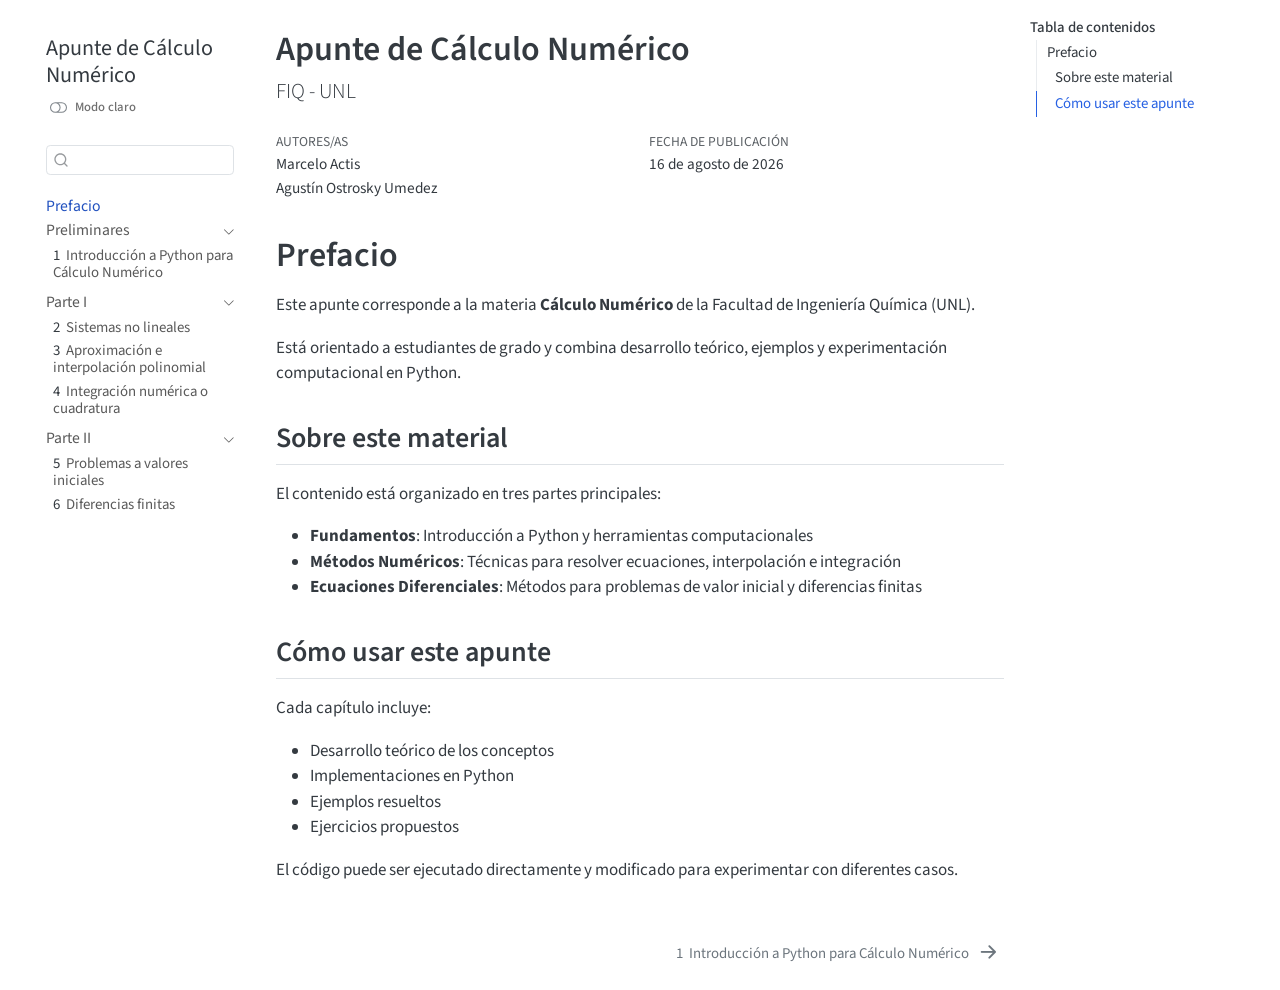
<file: index.html>
<!DOCTYPE html>
<html xmlns="http://www.w3.org/1999/xhtml" lang="es" xml:lang="es"><head>

<meta charset="utf-8">
<meta name="generator" content="quarto-1.8.27">

<meta name="viewport" content="width=device-width, initial-scale=1.0, user-scalable=yes">

<meta name="author" content="Marcelo Actis">
<meta name="author" content="Agustín Ostrosky Umedez">

<title>Apunte de Cálculo Numérico</title>
<style>
code{white-space: pre-wrap;}
span.smallcaps{font-variant: small-caps;}
div.columns{display: flex; gap: min(4vw, 1.5em);}
div.column{flex: auto; overflow-x: auto;}
div.hanging-indent{margin-left: 1.5em; text-indent: -1.5em;}
ul.task-list{list-style: none;}
ul.task-list li input[type="checkbox"] {
  width: 0.8em;
  margin: 0 0.8em 0.2em -1em; /* quarto-specific, see https://github.com/quarto-dev/quarto-cli/issues/4556 */ 
  vertical-align: middle;
}
</style>


<script src="site_libs/quarto-nav/quarto-nav.js"></script>
<script src="site_libs/quarto-nav/headroom.min.js"></script>
<script src="site_libs/clipboard/clipboard.min.js"></script>
<script src="site_libs/quarto-search/autocomplete.umd.js"></script>
<script src="site_libs/quarto-search/fuse.min.js"></script>
<script src="site_libs/quarto-search/quarto-search.js"></script>
<meta name="quarto:offset" content="./">
<link href="./chapters/01-intro.html" rel="next">
<script src="site_libs/quarto-html/quarto.js" type="module"></script>
<script src="site_libs/quarto-html/tabsets/tabsets.js" type="module"></script>
<script src="site_libs/quarto-html/axe/axe-check.js" type="module"></script>
<script src="site_libs/quarto-html/popper.min.js"></script>
<script src="site_libs/quarto-html/tippy.umd.min.js"></script>
<script src="site_libs/quarto-html/anchor.min.js"></script>
<link href="site_libs/quarto-html/tippy.css" rel="stylesheet">
<link href="site_libs/quarto-html/quarto-syntax-highlighting-ed96de9b727972fe78a7b5d16c58bf87.css" rel="stylesheet" class="quarto-color-scheme" id="quarto-text-highlighting-styles">
<link href="site_libs/quarto-html/quarto-syntax-highlighting-dark-4d9afe2b8d18ee9fa5d0d57b5ed4214d.css" rel="stylesheet" class="quarto-color-scheme quarto-color-alternate" id="quarto-text-highlighting-styles">
<link href="site_libs/quarto-html/quarto-syntax-highlighting-ed96de9b727972fe78a7b5d16c58bf87.css" rel="stylesheet" class="quarto-color-scheme-extra" id="quarto-text-highlighting-styles">
<script src="site_libs/bootstrap/bootstrap.min.js"></script>
<link href="site_libs/bootstrap/bootstrap-icons.css" rel="stylesheet">
<link href="site_libs/bootstrap/bootstrap-dbe75824002ebcf72f38002946ab73bb.min.css" rel="stylesheet" append-hash="true" class="quarto-color-scheme" id="quarto-bootstrap" data-mode="light">
<link href="site_libs/bootstrap/bootstrap-dark-5062c8d47bb9b9969b5616627d58f860.min.css" rel="stylesheet" append-hash="true" class="quarto-color-scheme quarto-color-alternate" id="quarto-bootstrap" data-mode="dark">
<link href="site_libs/bootstrap/bootstrap-dbe75824002ebcf72f38002946ab73bb.min.css" rel="stylesheet" append-hash="true" class="quarto-color-scheme-extra" id="quarto-bootstrap" data-mode="light">
<script src="site_libs/quarto-contrib/live-runtime/live-runtime.js" type="module"></script>
<link href="site_libs/quarto-contrib/live-runtime/live-runtime.css" rel="stylesheet">
<script id="quarto-search-options" type="application/json">{
  "location": "sidebar",
  "copy-button": false,
  "collapse-after": 3,
  "panel-placement": "start",
  "type": "textbox",
  "limit": 50,
  "keyboard-shortcut": [
    "f",
    "/",
    "s"
  ],
  "show-item-context": false,
  "language": {
    "search-no-results-text": "No se han encontrado resultados",
    "search-matching-documents-text": "documentos encontrados",
    "search-copy-link-title": "Copiar el enlace en la búsqueda",
    "search-hide-matches-text": "Ocultar resultados adicionales",
    "search-more-match-text": "resultado adicional en este documento",
    "search-more-matches-text": "resultados adicionales en este documento",
    "search-clear-button-title": "Borrar",
    "search-text-placeholder": "",
    "search-detached-cancel-button-title": "Cancelar",
    "search-submit-button-title": "Enviar",
    "search-label": "Buscar"
  }
}</script>
<style>html{ scroll-behavior: smooth; }</style>
<script type="module" src="site_libs/quarto-ojs/quarto-ojs-runtime.js"></script>
<link href="site_libs/quarto-ojs/quarto-ojs.css" rel="stylesheet">


</head>

<body class="nav-sidebar floating quarto-light"><script id="quarto-html-before-body" type="application/javascript">
    const toggleBodyColorMode = (bsSheetEl) => {
      const mode = bsSheetEl.getAttribute("data-mode");
      const bodyEl = window.document.querySelector("body");
      if (mode === "dark") {
        bodyEl.classList.add("quarto-dark");
        bodyEl.classList.remove("quarto-light");
      } else {
        bodyEl.classList.add("quarto-light");
        bodyEl.classList.remove("quarto-dark");
      }
    }
    const toggleBodyColorPrimary = () => {
      const bsSheetEl = window.document.querySelector("link#quarto-bootstrap:not([rel=disabled-stylesheet])");
      if (bsSheetEl) {
        toggleBodyColorMode(bsSheetEl);
      }
    }
    const setColorSchemeToggle = (alternate) => {
      const toggles = window.document.querySelectorAll('.quarto-color-scheme-toggle');
      for (let i=0; i < toggles.length; i++) {
        const toggle = toggles[i];
        if (toggle) {
          if (alternate) {
            toggle.classList.add("alternate");
          } else {
            toggle.classList.remove("alternate");
          }
        }
      }
    };
    const toggleColorMode = (alternate) => {
      // Switch the stylesheets
      const primaryStylesheets = window.document.querySelectorAll('link.quarto-color-scheme:not(.quarto-color-alternate)');
      const alternateStylesheets = window.document.querySelectorAll('link.quarto-color-scheme.quarto-color-alternate');
      manageTransitions('#quarto-margin-sidebar .nav-link', false);
      if (alternate) {
        // note: dark is layered on light, we don't disable primary!
        enableStylesheet(alternateStylesheets);
        for (const sheetNode of alternateStylesheets) {
          if (sheetNode.id === "quarto-bootstrap") {
            toggleBodyColorMode(sheetNode);
          }
        }
      } else {
        disableStylesheet(alternateStylesheets);
        enableStylesheet(primaryStylesheets)
        toggleBodyColorPrimary();
      }
      manageTransitions('#quarto-margin-sidebar .nav-link', true);
      // Switch the toggles
      setColorSchemeToggle(alternate)
      // Hack to workaround the fact that safari doesn't
      // properly recolor the scrollbar when toggling (#1455)
      if (navigator.userAgent.indexOf('Safari') > 0 && navigator.userAgent.indexOf('Chrome') == -1) {
        manageTransitions("body", false);
        window.scrollTo(0, 1);
        setTimeout(() => {
          window.scrollTo(0, 0);
          manageTransitions("body", true);
        }, 40);
      }
    }
    const disableStylesheet = (stylesheets) => {
      for (let i=0; i < stylesheets.length; i++) {
        const stylesheet = stylesheets[i];
        stylesheet.rel = 'disabled-stylesheet';
      }
    }
    const enableStylesheet = (stylesheets) => {
      for (let i=0; i < stylesheets.length; i++) {
        const stylesheet = stylesheets[i];
        if(stylesheet.rel !== 'stylesheet') { // for Chrome, which will still FOUC without this check
          stylesheet.rel = 'stylesheet';
        }
      }
    }
    const manageTransitions = (selector, allowTransitions) => {
      const els = window.document.querySelectorAll(selector);
      for (let i=0; i < els.length; i++) {
        const el = els[i];
        if (allowTransitions) {
          el.classList.remove('notransition');
        } else {
          el.classList.add('notransition');
        }
      }
    }
    const isFileUrl = () => {
      return window.location.protocol === 'file:';
    }
    const hasAlternateSentinel = () => {
      let styleSentinel = getColorSchemeSentinel();
      if (styleSentinel !== null) {
        return styleSentinel === "alternate";
      } else {
        return false;
      }
    }
    const setStyleSentinel = (alternate) => {
      const value = alternate ? "alternate" : "default";
      if (!isFileUrl()) {
        window.localStorage.setItem("quarto-color-scheme", value);
      } else {
        localAlternateSentinel = value;
      }
    }
    const getColorSchemeSentinel = () => {
      if (!isFileUrl()) {
        const storageValue = window.localStorage.getItem("quarto-color-scheme");
        return storageValue != null ? storageValue : localAlternateSentinel;
      } else {
        return localAlternateSentinel;
      }
    }
    const toggleGiscusIfUsed = (isAlternate, darkModeDefault) => {
      const baseTheme = document.querySelector('#giscus-base-theme')?.value ?? 'light';
      const alternateTheme = document.querySelector('#giscus-alt-theme')?.value ?? 'dark';
      let newTheme = '';
      if(authorPrefersDark) {
        newTheme = isAlternate ? baseTheme : alternateTheme;
      } else {
        newTheme = isAlternate ? alternateTheme : baseTheme;
      }
      const changeGiscusTheme = () => {
        // From: https://github.com/giscus/giscus/issues/336
        const sendMessage = (message) => {
          const iframe = document.querySelector('iframe.giscus-frame');
          if (!iframe) return;
          iframe.contentWindow.postMessage({ giscus: message }, 'https://giscus.app');
        }
        sendMessage({
          setConfig: {
            theme: newTheme
          }
        });
      }
      const isGiscussLoaded = window.document.querySelector('iframe.giscus-frame') !== null;
      if (isGiscussLoaded) {
        changeGiscusTheme();
      }
    };
    const authorPrefersDark = false;
    const queryPrefersDark = window.matchMedia('(prefers-color-scheme: dark)');
    const darkModeDefault = queryPrefersDark.matches;
      document.querySelector('link#quarto-text-highlighting-styles.quarto-color-scheme-extra').rel = 'disabled-stylesheet';
      document.querySelector('link#quarto-bootstrap.quarto-color-scheme-extra').rel = 'disabled-stylesheet';
    let localAlternateSentinel = darkModeDefault ? 'alternate' : 'default';
    // Dark / light mode switch
    window.quartoToggleColorScheme = () => {
      // Read the current dark / light value
      let toAlternate = !hasAlternateSentinel();
      toggleColorMode(toAlternate);
      setStyleSentinel(toAlternate);
      toggleGiscusIfUsed(toAlternate, darkModeDefault);
      window.dispatchEvent(new Event('resize'));
    };
    queryPrefersDark.addEventListener("change", e => {
      if(window.localStorage.getItem("quarto-color-scheme") !== null)
        return;
      const alternate = e.matches
      toggleColorMode(alternate);
      localAlternateSentinel = e.matches ? 'alternate' : 'default'; // this is used alongside local storage!
      toggleGiscusIfUsed(alternate, darkModeDefault);
    });
    // Switch to dark mode if need be
    if (hasAlternateSentinel()) {
      toggleColorMode(true);
    } else {
      toggleColorMode(false);
    }
  </script>

<div id="quarto-search-results"></div>
  <header id="quarto-header" class="headroom fixed-top">
  <nav class="quarto-secondary-nav">
    <div class="container-fluid d-flex">
      <button type="button" class="quarto-btn-toggle btn" data-bs-toggle="collapse" role="button" data-bs-target=".quarto-sidebar-collapse-item" aria-controls="quarto-sidebar" aria-expanded="false" aria-label="Alternar barra lateral" onclick="if (window.quartoToggleHeadroom) { window.quartoToggleHeadroom(); }">
        <i class="bi bi-layout-text-sidebar-reverse"></i>
      </button>
        <nav class="quarto-page-breadcrumbs" aria-label="breadcrumb"><ol class="breadcrumb"><li class="breadcrumb-item"><a href="./index.html">Prefacio</a></li></ol></nav>
        <a class="flex-grow-1" role="navigation" data-bs-toggle="collapse" data-bs-target=".quarto-sidebar-collapse-item" aria-controls="quarto-sidebar" aria-expanded="false" aria-label="Alternar barra lateral" onclick="if (window.quartoToggleHeadroom) { window.quartoToggleHeadroom(); }">      
        </a>
      <button type="button" class="btn quarto-search-button" aria-label="Buscar" onclick="window.quartoOpenSearch();">
        <i class="bi bi-search"></i>
      </button>
    </div>
  </nav>
</header>
<!-- content -->
<div id="quarto-content" class="quarto-container page-columns page-rows-contents page-layout-article">
<!-- sidebar -->
  <nav id="quarto-sidebar" class="sidebar collapse collapse-horizontal quarto-sidebar-collapse-item sidebar-navigation floating overflow-auto">
    <div class="pt-lg-2 mt-2 text-left sidebar-header">
    <div class="sidebar-title mb-0 py-0">
      <a href="./">Apunte de Cálculo Numérico</a> 
        <div class="sidebar-tools-main">
  <a href="" class="quarto-color-scheme-toggle quarto-navigation-tool  px-1" onclick="window.quartoToggleColorScheme(); return false;" title="Alternar modo oscuro"><i class="bi"></i></a>
</div>
    </div>
      </div>
        <div class="mt-2 flex-shrink-0 align-items-center">
        <div class="sidebar-search">
        <div id="quarto-search" class="" title="Buscar"></div>
        </div>
        </div>
    <div class="sidebar-menu-container"> 
    <ul class="list-unstyled mt-1">
        <li class="sidebar-item">
  <div class="sidebar-item-container"> 
  <a href="./index.html" class="sidebar-item-text sidebar-link active">
 <span class="menu-text">Prefacio</span></a>
  </div>
</li>
        <li class="sidebar-item sidebar-item-section">
      <div class="sidebar-item-container"> 
            <a class="sidebar-item-text sidebar-link text-start" data-bs-toggle="collapse" data-bs-target="#quarto-sidebar-section-1" role="navigation" aria-expanded="true">
 <span class="menu-text">Preliminares</span></a>
          <a class="sidebar-item-toggle text-start" data-bs-toggle="collapse" data-bs-target="#quarto-sidebar-section-1" role="navigation" aria-expanded="true" aria-label="Alternar sección">
            <i class="bi bi-chevron-right ms-2"></i>
          </a> 
      </div>
      <ul id="quarto-sidebar-section-1" class="collapse list-unstyled sidebar-section depth1 show">  
          <li class="sidebar-item">
  <div class="sidebar-item-container"> 
  <a href="./chapters/01-intro.html" class="sidebar-item-text sidebar-link">
 <span class="menu-text"><span class="chapter-number">1</span>&nbsp; <span class="chapter-title">Introducción a Python para Cálculo Numérico</span></span></a>
  </div>
</li>
      </ul>
  </li>
        <li class="sidebar-item sidebar-item-section">
      <div class="sidebar-item-container"> 
            <a class="sidebar-item-text sidebar-link text-start" data-bs-toggle="collapse" data-bs-target="#quarto-sidebar-section-2" role="navigation" aria-expanded="true">
 <span class="menu-text">Parte I</span></a>
          <a class="sidebar-item-toggle text-start" data-bs-toggle="collapse" data-bs-target="#quarto-sidebar-section-2" role="navigation" aria-expanded="true" aria-label="Alternar sección">
            <i class="bi bi-chevron-right ms-2"></i>
          </a> 
      </div>
      <ul id="quarto-sidebar-section-2" class="collapse list-unstyled sidebar-section depth1 show">  
          <li class="sidebar-item">
  <div class="sidebar-item-container"> 
  <a href="./chapters/02-no-lineales.html" class="sidebar-item-text sidebar-link">
 <span class="menu-text"><span class="chapter-number">2</span>&nbsp; <span class="chapter-title">Sistemas no lineales</span></span></a>
  </div>
</li>
          <li class="sidebar-item">
  <div class="sidebar-item-container"> 
  <a href="./chapters/03-interpolacion.html" class="sidebar-item-text sidebar-link">
 <span class="menu-text"><span class="chapter-number">3</span>&nbsp; <span class="chapter-title">Aproximación e interpolación polinomial</span></span></a>
  </div>
</li>
          <li class="sidebar-item">
  <div class="sidebar-item-container"> 
  <a href="./chapters/04-integracion.html" class="sidebar-item-text sidebar-link">
 <span class="menu-text"><span class="chapter-number">4</span>&nbsp; <span class="chapter-title">Integración numérica o cuadratura</span></span></a>
  </div>
</li>
      </ul>
  </li>
        <li class="sidebar-item sidebar-item-section">
      <div class="sidebar-item-container"> 
            <a class="sidebar-item-text sidebar-link text-start" data-bs-toggle="collapse" data-bs-target="#quarto-sidebar-section-3" role="navigation" aria-expanded="true">
 <span class="menu-text">Parte II</span></a>
          <a class="sidebar-item-toggle text-start" data-bs-toggle="collapse" data-bs-target="#quarto-sidebar-section-3" role="navigation" aria-expanded="true" aria-label="Alternar sección">
            <i class="bi bi-chevron-right ms-2"></i>
          </a> 
      </div>
      <ul id="quarto-sidebar-section-3" class="collapse list-unstyled sidebar-section depth1 show">  
          <li class="sidebar-item">
  <div class="sidebar-item-container"> 
  <a href="./chapters/05-pvi.html" class="sidebar-item-text sidebar-link">
 <span class="menu-text"><span class="chapter-number">5</span>&nbsp; <span class="chapter-title">Problemas a valores iniciales</span></span></a>
  </div>
</li>
          <li class="sidebar-item">
  <div class="sidebar-item-container"> 
  <a href="./chapters/06-diferencias-finitas.html" class="sidebar-item-text sidebar-link">
 <span class="menu-text"><span class="chapter-number">6</span>&nbsp; <span class="chapter-title">Diferencias finitas</span></span></a>
  </div>
</li>
      </ul>
  </li>
    </ul>
    </div>
</nav>
<div id="quarto-sidebar-glass" class="quarto-sidebar-collapse-item" data-bs-toggle="collapse" data-bs-target=".quarto-sidebar-collapse-item"></div>
<!-- margin-sidebar -->
    <div id="quarto-margin-sidebar" class="sidebar margin-sidebar">
        <nav id="TOC" role="doc-toc" class="toc-active">
    <h2 id="toc-title">Tabla de contenidos</h2>
   
  <ul>
  <li><a href="#prefacio" id="toc-prefacio" class="nav-link active" data-scroll-target="#prefacio">Prefacio</a>
  <ul>
  <li><a href="#sobre-este-material" id="toc-sobre-este-material" class="nav-link" data-scroll-target="#sobre-este-material">Sobre este material</a></li>
  <li><a href="#cómo-usar-este-apunte" id="toc-cómo-usar-este-apunte" class="nav-link" data-scroll-target="#cómo-usar-este-apunte">Cómo usar este apunte</a></li>
  </ul></li>
  </ul>
</nav>
    </div>
<!-- main -->
<main class="content" id="quarto-document-content">


<header id="title-block-header" class="quarto-title-block default">
<div class="quarto-title">
<h1 class="title">Apunte de Cálculo Numérico</h1>
<p class="subtitle lead">FIQ - UNL</p>
</div>



<div class="quarto-title-meta">

    <div>
    <div class="quarto-title-meta-heading">Autores/as</div>
    <div class="quarto-title-meta-contents">
             <p>Marcelo Actis </p>
             <p>Agustín Ostrosky Umedez </p>
          </div>
  </div>
    
    <div>
    <div class="quarto-title-meta-heading">Fecha de publicación</div>
    <div class="quarto-title-meta-contents">
      <p class="date">16 de agosto de 2026</p>
    </div>
  </div>
  
    
  </div>
  


</header>


<section id="prefacio" class="level1 unnumbered">
<h1 class="unnumbered">Prefacio</h1>
<p>Este apunte corresponde a la materia <strong>Cálculo Numérico</strong> de la Facultad de Ingeniería Química (UNL).</p>
<p>Está orientado a estudiantes de grado y combina desarrollo teórico, ejemplos y experimentación computacional en Python.</p>
<section id="sobre-este-material" class="level2">
<h2 class="anchored" data-anchor-id="sobre-este-material">Sobre este material</h2>
<p>El contenido está organizado en tres partes principales:</p>
<ul>
<li><strong>Fundamentos</strong>: Introducción a Python y herramientas computacionales</li>
<li><strong>Métodos Numéricos</strong>: Técnicas para resolver ecuaciones, interpolación e integración</li>
<li><strong>Ecuaciones Diferenciales</strong>: Métodos para problemas de valor inicial y diferencias finitas</li>
</ul>
</section>
<section id="cómo-usar-este-apunte" class="level2">
<h2 class="anchored" data-anchor-id="cómo-usar-este-apunte">Cómo usar este apunte</h2>
<p>Cada capítulo incluye:</p>
<ul>
<li>Desarrollo teórico de los conceptos</li>
<li>Implementaciones en Python</li>
<li>Ejemplos resueltos</li>
<li>Ejercicios propuestos</li>
</ul>
<p>El código puede ser ejecutado directamente y modificado para experimentar con diferentes casos.</p>


<script type="ojs-module-contents">
eyJjb250ZW50cyI6W119
</script>
<div id="exercise-loading-indicator" class="exercise-loading-indicator d-none d-flex align-items-center gap-2">
<div id="exercise-loading-status" class="d-flex gap-2">

</div>
<div class="spinner-grow spinner-grow-sm">

</div>
</div>
<script type="vfs-file">
W10=
</script>
</section>
</section>

</main> <!-- /main -->
<script type="ojs-module-contents">
eyJjb250ZW50cyI6W119
</script>
<script type="module">
if (window.location.protocol === "file:") { alert("The OJS runtime does not work with file:// URLs. Please use a web server to view this document."); }
window._ojs.paths.runtimeToDoc = "../..";
window._ojs.paths.runtimeToRoot = "../..";
window._ojs.paths.docToRoot = "";
window._ojs.selfContained = false;
window._ojs.runtime.interpretFromScriptTags();
</script>
<script id="quarto-html-after-body" type="application/javascript">
  window.document.addEventListener("DOMContentLoaded", function (event) {
    // Ensure there is a toggle, if there isn't float one in the top right
    if (window.document.querySelector('.quarto-color-scheme-toggle') === null) {
      const a = window.document.createElement('a');
      a.classList.add('top-right');
      a.classList.add('quarto-color-scheme-toggle');
      a.href = "";
      a.onclick = function() { try { window.quartoToggleColorScheme(); } catch {} return false; };
      const i = window.document.createElement("i");
      i.classList.add('bi');
      a.appendChild(i);
      window.document.body.appendChild(a);
    }
    setColorSchemeToggle(hasAlternateSentinel())
    const icon = "";
    const anchorJS = new window.AnchorJS();
    anchorJS.options = {
      placement: 'right',
      icon: icon
    };
    anchorJS.add('.anchored');
    const isCodeAnnotation = (el) => {
      for (const clz of el.classList) {
        if (clz.startsWith('code-annotation-')) {                     
          return true;
        }
      }
      return false;
    }
    const onCopySuccess = function(e) {
      // button target
      const button = e.trigger;
      // don't keep focus
      button.blur();
      // flash "checked"
      button.classList.add('code-copy-button-checked');
      var currentTitle = button.getAttribute("title");
      button.setAttribute("title", "Copiado");
      let tooltip;
      if (window.bootstrap) {
        button.setAttribute("data-bs-toggle", "tooltip");
        button.setAttribute("data-bs-placement", "left");
        button.setAttribute("data-bs-title", "Copiado");
        tooltip = new bootstrap.Tooltip(button, 
          { trigger: "manual", 
            customClass: "code-copy-button-tooltip",
            offset: [0, -8]});
        tooltip.show();    
      }
      setTimeout(function() {
        if (tooltip) {
          tooltip.hide();
          button.removeAttribute("data-bs-title");
          button.removeAttribute("data-bs-toggle");
          button.removeAttribute("data-bs-placement");
        }
        button.setAttribute("title", currentTitle);
        button.classList.remove('code-copy-button-checked');
      }, 1000);
      // clear code selection
      e.clearSelection();
    }
    const getTextToCopy = function(trigger) {
      const outerScaffold = trigger.parentElement.cloneNode(true);
      const codeEl = outerScaffold.querySelector('code');
      for (const childEl of codeEl.children) {
        if (isCodeAnnotation(childEl)) {
          childEl.remove();
        }
      }
      return codeEl.innerText;
    }
    const clipboard = new window.ClipboardJS('.code-copy-button:not([data-in-quarto-modal])', {
      text: getTextToCopy
    });
    clipboard.on('success', onCopySuccess);
    if (window.document.getElementById('quarto-embedded-source-code-modal')) {
      const clipboardModal = new window.ClipboardJS('.code-copy-button[data-in-quarto-modal]', {
        text: getTextToCopy,
        container: window.document.getElementById('quarto-embedded-source-code-modal')
      });
      clipboardModal.on('success', onCopySuccess);
    }
      var localhostRegex = new RegExp(/^(?:http|https):\/\/localhost\:?[0-9]*\//);
      var mailtoRegex = new RegExp(/^mailto:/);
        var filterRegex = new RegExp('/' + window.location.host + '/');
      var isInternal = (href) => {
          return filterRegex.test(href) || localhostRegex.test(href) || mailtoRegex.test(href);
      }
      // Inspect non-navigation links and adorn them if external
     var links = window.document.querySelectorAll('a[href]:not(.nav-link):not(.navbar-brand):not(.toc-action):not(.sidebar-link):not(.sidebar-item-toggle):not(.pagination-link):not(.no-external):not([aria-hidden]):not(.dropdown-item):not(.quarto-navigation-tool):not(.about-link)');
      for (var i=0; i<links.length; i++) {
        const link = links[i];
        if (!isInternal(link.href)) {
          // undo the damage that might have been done by quarto-nav.js in the case of
          // links that we want to consider external
          if (link.dataset.originalHref !== undefined) {
            link.href = link.dataset.originalHref;
          }
        }
      }
    function tippyHover(el, contentFn, onTriggerFn, onUntriggerFn) {
      const config = {
        allowHTML: true,
        maxWidth: 500,
        delay: 100,
        arrow: false,
        appendTo: function(el) {
            return el.parentElement;
        },
        interactive: true,
        interactiveBorder: 10,
        theme: 'quarto',
        placement: 'bottom-start',
      };
      if (contentFn) {
        config.content = contentFn;
      }
      if (onTriggerFn) {
        config.onTrigger = onTriggerFn;
      }
      if (onUntriggerFn) {
        config.onUntrigger = onUntriggerFn;
      }
      window.tippy(el, config); 
    }
    const noterefs = window.document.querySelectorAll('a[role="doc-noteref"]');
    for (var i=0; i<noterefs.length; i++) {
      const ref = noterefs[i];
      tippyHover(ref, function() {
        // use id or data attribute instead here
        let href = ref.getAttribute('data-footnote-href') || ref.getAttribute('href');
        try { href = new URL(href).hash; } catch {}
        const id = href.replace(/^#\/?/, "");
        const note = window.document.getElementById(id);
        if (note) {
          return note.innerHTML;
        } else {
          return "";
        }
      });
    }
    const xrefs = window.document.querySelectorAll('a.quarto-xref');
    const processXRef = (id, note) => {
      // Strip column container classes
      const stripColumnClz = (el) => {
        el.classList.remove("page-full", "page-columns");
        if (el.children) {
          for (const child of el.children) {
            stripColumnClz(child);
          }
        }
      }
      stripColumnClz(note)
      if (id === null || id.startsWith('sec-')) {
        // Special case sections, only their first couple elements
        const container = document.createElement("div");
        if (note.children && note.children.length > 2) {
          container.appendChild(note.children[0].cloneNode(true));
          for (let i = 1; i < note.children.length; i++) {
            const child = note.children[i];
            if (child.tagName === "P" && child.innerText === "") {
              continue;
            } else {
              container.appendChild(child.cloneNode(true));
              break;
            }
          }
          if (window.Quarto?.typesetMath) {
            window.Quarto.typesetMath(container);
          }
          return container.innerHTML
        } else {
          if (window.Quarto?.typesetMath) {
            window.Quarto.typesetMath(note);
          }
          return note.innerHTML;
        }
      } else {
        // Remove any anchor links if they are present
        const anchorLink = note.querySelector('a.anchorjs-link');
        if (anchorLink) {
          anchorLink.remove();
        }
        if (window.Quarto?.typesetMath) {
          window.Quarto.typesetMath(note);
        }
        if (note.classList.contains("callout")) {
          return note.outerHTML;
        } else {
          return note.innerHTML;
        }
      }
    }
    for (var i=0; i<xrefs.length; i++) {
      const xref = xrefs[i];
      tippyHover(xref, undefined, function(instance) {
        instance.disable();
        let url = xref.getAttribute('href');
        let hash = undefined; 
        if (url.startsWith('#')) {
          hash = url;
        } else {
          try { hash = new URL(url).hash; } catch {}
        }
        if (hash) {
          const id = hash.replace(/^#\/?/, "");
          const note = window.document.getElementById(id);
          if (note !== null) {
            try {
              const html = processXRef(id, note.cloneNode(true));
              instance.setContent(html);
            } finally {
              instance.enable();
              instance.show();
            }
          } else {
            // See if we can fetch this
            fetch(url.split('#')[0])
            .then(res => res.text())
            .then(html => {
              const parser = new DOMParser();
              const htmlDoc = parser.parseFromString(html, "text/html");
              const note = htmlDoc.getElementById(id);
              if (note !== null) {
                const html = processXRef(id, note);
                instance.setContent(html);
              } 
            }).finally(() => {
              instance.enable();
              instance.show();
            });
          }
        } else {
          // See if we can fetch a full url (with no hash to target)
          // This is a special case and we should probably do some content thinning / targeting
          fetch(url)
          .then(res => res.text())
          .then(html => {
            const parser = new DOMParser();
            const htmlDoc = parser.parseFromString(html, "text/html");
            const note = htmlDoc.querySelector('main.content');
            if (note !== null) {
              // This should only happen for chapter cross references
              // (since there is no id in the URL)
              // remove the first header
              if (note.children.length > 0 && note.children[0].tagName === "HEADER") {
                note.children[0].remove();
              }
              const html = processXRef(null, note);
              instance.setContent(html);
            } 
          }).finally(() => {
            instance.enable();
            instance.show();
          });
        }
      }, function(instance) {
      });
    }
        let selectedAnnoteEl;
        const selectorForAnnotation = ( cell, annotation) => {
          let cellAttr = 'data-code-cell="' + cell + '"';
          let lineAttr = 'data-code-annotation="' +  annotation + '"';
          const selector = 'span[' + cellAttr + '][' + lineAttr + ']';
          return selector;
        }
        const selectCodeLines = (annoteEl) => {
          const doc = window.document;
          const targetCell = annoteEl.getAttribute("data-target-cell");
          const targetAnnotation = annoteEl.getAttribute("data-target-annotation");
          const annoteSpan = window.document.querySelector(selectorForAnnotation(targetCell, targetAnnotation));
          const lines = annoteSpan.getAttribute("data-code-lines").split(",");
          const lineIds = lines.map((line) => {
            return targetCell + "-" + line;
          })
          let top = null;
          let height = null;
          let parent = null;
          if (lineIds.length > 0) {
              //compute the position of the single el (top and bottom and make a div)
              const el = window.document.getElementById(lineIds[0]);
              top = el.offsetTop;
              height = el.offsetHeight;
              parent = el.parentElement.parentElement;
            if (lineIds.length > 1) {
              const lastEl = window.document.getElementById(lineIds[lineIds.length - 1]);
              const bottom = lastEl.offsetTop + lastEl.offsetHeight;
              height = bottom - top;
            }
            if (top !== null && height !== null && parent !== null) {
              // cook up a div (if necessary) and position it 
              let div = window.document.getElementById("code-annotation-line-highlight");
              if (div === null) {
                div = window.document.createElement("div");
                div.setAttribute("id", "code-annotation-line-highlight");
                div.style.position = 'absolute';
                parent.appendChild(div);
              }
              div.style.top = top - 2 + "px";
              div.style.height = height + 4 + "px";
              div.style.left = 0;
              let gutterDiv = window.document.getElementById("code-annotation-line-highlight-gutter");
              if (gutterDiv === null) {
                gutterDiv = window.document.createElement("div");
                gutterDiv.setAttribute("id", "code-annotation-line-highlight-gutter");
                gutterDiv.style.position = 'absolute';
                const codeCell = window.document.getElementById(targetCell);
                const gutter = codeCell.querySelector('.code-annotation-gutter');
                gutter.appendChild(gutterDiv);
              }
              gutterDiv.style.top = top - 2 + "px";
              gutterDiv.style.height = height + 4 + "px";
            }
            selectedAnnoteEl = annoteEl;
          }
        };
        const unselectCodeLines = () => {
          const elementsIds = ["code-annotation-line-highlight", "code-annotation-line-highlight-gutter"];
          elementsIds.forEach((elId) => {
            const div = window.document.getElementById(elId);
            if (div) {
              div.remove();
            }
          });
          selectedAnnoteEl = undefined;
        };
          // Handle positioning of the toggle
      window.addEventListener(
        "resize",
        throttle(() => {
          elRect = undefined;
          if (selectedAnnoteEl) {
            selectCodeLines(selectedAnnoteEl);
          }
        }, 10)
      );
      function throttle(fn, ms) {
      let throttle = false;
      let timer;
        return (...args) => {
          if(!throttle) { // first call gets through
              fn.apply(this, args);
              throttle = true;
          } else { // all the others get throttled
              if(timer) clearTimeout(timer); // cancel #2
              timer = setTimeout(() => {
                fn.apply(this, args);
                timer = throttle = false;
              }, ms);
          }
        };
      }
        // Attach click handler to the DT
        const annoteDls = window.document.querySelectorAll('dt[data-target-cell]');
        for (const annoteDlNode of annoteDls) {
          annoteDlNode.addEventListener('click', (event) => {
            const clickedEl = event.target;
            if (clickedEl !== selectedAnnoteEl) {
              unselectCodeLines();
              const activeEl = window.document.querySelector('dt[data-target-cell].code-annotation-active');
              if (activeEl) {
                activeEl.classList.remove('code-annotation-active');
              }
              selectCodeLines(clickedEl);
              clickedEl.classList.add('code-annotation-active');
            } else {
              // Unselect the line
              unselectCodeLines();
              clickedEl.classList.remove('code-annotation-active');
            }
          });
        }
    const findCites = (el) => {
      const parentEl = el.parentElement;
      if (parentEl) {
        const cites = parentEl.dataset.cites;
        if (cites) {
          return {
            el,
            cites: cites.split(' ')
          };
        } else {
          return findCites(el.parentElement)
        }
      } else {
        return undefined;
      }
    };
    var bibliorefs = window.document.querySelectorAll('a[role="doc-biblioref"]');
    for (var i=0; i<bibliorefs.length; i++) {
      const ref = bibliorefs[i];
      const citeInfo = findCites(ref);
      if (citeInfo) {
        tippyHover(citeInfo.el, function() {
          var popup = window.document.createElement('div');
          citeInfo.cites.forEach(function(cite) {
            var citeDiv = window.document.createElement('div');
            citeDiv.classList.add('hanging-indent');
            citeDiv.classList.add('csl-entry');
            var biblioDiv = window.document.getElementById('ref-' + cite);
            if (biblioDiv) {
              citeDiv.innerHTML = biblioDiv.innerHTML;
            }
            popup.appendChild(citeDiv);
          });
          return popup.innerHTML;
        });
      }
    }
  });
  </script>
<nav class="page-navigation">
  <div class="nav-page nav-page-previous">
  </div>
  <div class="nav-page nav-page-next">
      <a href="./chapters/01-intro.html" class="pagination-link" aria-label="Introducción a Python para Cálculo Numérico">
        <span class="nav-page-text"><span class="chapter-number">1</span>&nbsp; <span class="chapter-title">Introducción a Python para Cálculo Numérico</span></span> <i class="bi bi-arrow-right-short"></i>
      </a>
  </div>
</nav>
</div> <!-- /content -->




<script src="site_libs/quarto-html/zenscroll-min.js"></script>
</body></html>
</file>
<file: site_libs/quarto-html/tippy.css>
.tippy-box[data-animation=fade][data-state=hidden]{opacity:0}[data-tippy-root]{max-width:calc(100vw - 10px)}.tippy-box{position:relative;background-color:#333;color:#fff;border-radius:4px;font-size:14px;line-height:1.4;white-space:normal;outline:0;transition-property:transform,visibility,opacity}.tippy-box[data-placement^=top]>.tippy-arrow{bottom:0}.tippy-box[data-placement^=top]>.tippy-arrow:before{bottom:-7px;left:0;border-width:8px 8px 0;border-top-color:initial;transform-origin:center top}.tippy-box[data-placement^=bottom]>.tippy-arrow{top:0}.tippy-box[data-placement^=bottom]>.tippy-arrow:before{top:-7px;left:0;border-width:0 8px 8px;border-bottom-color:initial;transform-origin:center bottom}.tippy-box[data-placement^=left]>.tippy-arrow{right:0}.tippy-box[data-placement^=left]>.tippy-arrow:before{border-width:8px 0 8px 8px;border-left-color:initial;right:-7px;transform-origin:center left}.tippy-box[data-placement^=right]>.tippy-arrow{left:0}.tippy-box[data-placement^=right]>.tippy-arrow:before{left:-7px;border-width:8px 8px 8px 0;border-right-color:initial;transform-origin:center right}.tippy-box[data-inertia][data-state=visible]{transition-timing-function:cubic-bezier(.54,1.5,.38,1.11)}.tippy-arrow{width:16px;height:16px;color:#333}.tippy-arrow:before{content:"";position:absolute;border-color:transparent;border-style:solid}.tippy-content{position:relative;padding:5px 9px;z-index:1}
</file>
<file: site_libs/quarto-html/quarto-syntax-highlighting-ed96de9b727972fe78a7b5d16c58bf87.css>
/* quarto syntax highlight colors */
:root {
  --quarto-hl-ot-color: #003B4F;
  --quarto-hl-at-color: #657422;
  --quarto-hl-ss-color: #20794D;
  --quarto-hl-an-color: #5E5E5E;
  --quarto-hl-fu-color: #4758AB;
  --quarto-hl-st-color: #20794D;
  --quarto-hl-cf-color: #003B4F;
  --quarto-hl-op-color: #5E5E5E;
  --quarto-hl-er-color: #AD0000;
  --quarto-hl-bn-color: #AD0000;
  --quarto-hl-al-color: #AD0000;
  --quarto-hl-va-color: #111111;
  --quarto-hl-bu-color: inherit;
  --quarto-hl-ex-color: inherit;
  --quarto-hl-pp-color: #AD0000;
  --quarto-hl-in-color: #5E5E5E;
  --quarto-hl-vs-color: #20794D;
  --quarto-hl-wa-color: #5E5E5E;
  --quarto-hl-do-color: #5E5E5E;
  --quarto-hl-im-color: #00769E;
  --quarto-hl-ch-color: #20794D;
  --quarto-hl-dt-color: #AD0000;
  --quarto-hl-fl-color: #AD0000;
  --quarto-hl-co-color: #5E5E5E;
  --quarto-hl-cv-color: #5E5E5E;
  --quarto-hl-cn-color: #8f5902;
  --quarto-hl-sc-color: #5E5E5E;
  --quarto-hl-dv-color: #AD0000;
  --quarto-hl-kw-color: #003B4F;
}

/* other quarto variables */
:root {
  --quarto-font-monospace: SFMono-Regular, Menlo, Monaco, Consolas, "Liberation Mono", "Courier New", monospace;
}

/* syntax highlight based on Pandoc's rules */
pre > code.sourceCode > span {
  color: #003B4F;
}

code.sourceCode > span {
  color: #003B4F;
}

div.sourceCode,
div.sourceCode pre.sourceCode {
  color: #003B4F;
}

/* Normal */
code span {
  color: #003B4F;
}

/* Alert */
code span.al {
  color: #AD0000;
  font-style: inherit;
}

/* Annotation */
code span.an {
  color: #5E5E5E;
  font-style: inherit;
}

/* Attribute */
code span.at {
  color: #657422;
  font-style: inherit;
}

/* BaseN */
code span.bn {
  color: #AD0000;
  font-style: inherit;
}

/* BuiltIn */
code span.bu {
  font-style: inherit;
}

/* ControlFlow */
code span.cf {
  color: #003B4F;
  font-weight: bold;
  font-style: inherit;
}

/* Char */
code span.ch {
  color: #20794D;
  font-style: inherit;
}

/* Constant */
code span.cn {
  color: #8f5902;
  font-style: inherit;
}

/* Comment */
code span.co {
  color: #5E5E5E;
  font-style: inherit;
}

/* CommentVar */
code span.cv {
  color: #5E5E5E;
  font-style: italic;
}

/* Documentation */
code span.do {
  color: #5E5E5E;
  font-style: italic;
}

/* DataType */
code span.dt {
  color: #AD0000;
  font-style: inherit;
}

/* DecVal */
code span.dv {
  color: #AD0000;
  font-style: inherit;
}

/* Error */
code span.er {
  color: #AD0000;
  font-style: inherit;
}

/* Extension */
code span.ex {
  font-style: inherit;
}

/* Float */
code span.fl {
  color: #AD0000;
  font-style: inherit;
}

/* Function */
code span.fu {
  color: #4758AB;
  font-style: inherit;
}

/* Import */
code span.im {
  color: #00769E;
  font-style: inherit;
}

/* Information */
code span.in {
  color: #5E5E5E;
  font-style: inherit;
}

/* Keyword */
code span.kw {
  color: #003B4F;
  font-weight: bold;
  font-style: inherit;
}

/* Operator */
code span.op {
  color: #5E5E5E;
  font-style: inherit;
}

/* Other */
code span.ot {
  color: #003B4F;
  font-style: inherit;
}

/* Preprocessor */
code span.pp {
  color: #AD0000;
  font-style: inherit;
}

/* SpecialChar */
code span.sc {
  color: #5E5E5E;
  font-style: inherit;
}

/* SpecialString */
code span.ss {
  color: #20794D;
  font-style: inherit;
}

/* String */
code span.st {
  color: #20794D;
  font-style: inherit;
}

/* Variable */
code span.va {
  color: #111111;
  font-style: inherit;
}

/* VerbatimString */
code span.vs {
  color: #20794D;
  font-style: inherit;
}

/* Warning */
code span.wa {
  color: #5E5E5E;
  font-style: italic;
}

.prevent-inlining {
  content: "</";
}

/*# sourceMappingURL=0920dd6d7437995b8cdf7429764427b1.css.map */
</file>
<file: site_libs/quarto-html/quarto-syntax-highlighting-dark-4d9afe2b8d18ee9fa5d0d57b5ed4214d.css>
/* quarto syntax highlight colors */
:root {
  --quarto-hl-al-color: #f07178;
  --quarto-hl-an-color: #d4d0ab;
  --quarto-hl-at-color: #00e0e0;
  --quarto-hl-bn-color: #d4d0ab;
  --quarto-hl-bu-color: #abe338;
  --quarto-hl-ch-color: #abe338;
  --quarto-hl-co-color: #f8f8f2;
  --quarto-hl-cv-color: #ffd700;
  --quarto-hl-cn-color: #ffd700;
  --quarto-hl-cf-color: #ffa07a;
  --quarto-hl-dt-color: #ffa07a;
  --quarto-hl-dv-color: #d4d0ab;
  --quarto-hl-do-color: #f8f8f2;
  --quarto-hl-er-color: #f07178;
  --quarto-hl-ex-color: #00e0e0;
  --quarto-hl-fl-color: #d4d0ab;
  --quarto-hl-fu-color: #ffa07a;
  --quarto-hl-im-color: #abe338;
  --quarto-hl-in-color: #d4d0ab;
  --quarto-hl-kw-color: #ffa07a;
  --quarto-hl-op-color: #ffa07a;
  --quarto-hl-ot-color: #00e0e0;
  --quarto-hl-pp-color: #dcc6e0;
  --quarto-hl-re-color: #00e0e0;
  --quarto-hl-sc-color: #abe338;
  --quarto-hl-ss-color: #abe338;
  --quarto-hl-st-color: #abe338;
  --quarto-hl-va-color: #00e0e0;
  --quarto-hl-vs-color: #abe338;
  --quarto-hl-wa-color: #dcc6e0;
}

/* other quarto variables */
:root {
  --quarto-font-monospace: SFMono-Regular, Menlo, Monaco, Consolas, "Liberation Mono", "Courier New", monospace;
}

/* syntax highlight based on Pandoc's rules */
pre > code.sourceCode > span {
  color: #f8f8f2;
}

code.sourceCode > span {
  color: #f8f8f2;
}

div.sourceCode,
div.sourceCode pre.sourceCode {
  color: #f8f8f2;
}

/* Normal */
code span {
  color: #f8f8f2;
}

/* Alert */
code span.al {
  color: #f07178;
}

/* Annotation */
code span.an {
  color: #d4d0ab;
}

/* Attribute */
code span.at {
  color: #00e0e0;
}

/* BaseN */
code span.bn {
  color: #d4d0ab;
}

/* BuiltIn */
code span.bu {
  color: #abe338;
}

/* ControlFlow */
code span.cf {
  font-weight: bold;
  color: #ffa07a;
}

/* Char */
code span.ch {
  color: #abe338;
}

/* Constant */
code span.cn {
  color: #ffd700;
}

/* Comment */
code span.co {
  font-style: italic;
  color: #f8f8f2;
}

/* CommentVar */
code span.cv {
  color: #ffd700;
}

/* Documentation */
code span.do {
  color: #f8f8f2;
}

/* DataType */
code span.dt {
  color: #ffa07a;
}

/* DecVal */
code span.dv {
  color: #d4d0ab;
}

/* Error */
code span.er {
  color: #f07178;
  text-decoration: underline;
}

/* Extension */
code span.ex {
  font-weight: bold;
  color: #00e0e0;
}

/* Float */
code span.fl {
  color: #d4d0ab;
}

/* Function */
code span.fu {
  color: #ffa07a;
}

/* Import */
code span.im {
  color: #abe338;
}

/* Information */
code span.in {
  color: #d4d0ab;
}

/* Keyword */
code span.kw {
  font-weight: bold;
  color: #ffa07a;
}

/* Operator */
code span.op {
  color: #ffa07a;
}

/* Other */
code span.ot {
  color: #00e0e0;
}

/* Preprocessor */
code span.pp {
  color: #dcc6e0;
}

/* RegionMarker */
code span.re {
  background-color: #f8f8f2;
  color: #00e0e0;
}

/* SpecialChar */
code span.sc {
  color: #abe338;
}

/* SpecialString */
code span.ss {
  color: #abe338;
}

/* String */
code span.st {
  color: #abe338;
}

/* Variable */
code span.va {
  color: #00e0e0;
}

/* VerbatimString */
code span.vs {
  color: #abe338;
}

/* Warning */
code span.wa {
  color: #dcc6e0;
}

.prevent-inlining {
  content: "</";
}

/*# sourceMappingURL=86edf53ecdff796acf02dbceed379426.css.map */
</file>
<file: site_libs/quarto-contrib/live-runtime/live-runtime.css>
.quarto-light{--exercise-main-color: var(--bs-body-color, var(--r-main-color, #212529));--exercise-main-bg: var(--bs-body-bg, var(--r-background-color, #ffffff));--exercise-primary-rgb: var(--bs-primary-rgb, 13, 110, 253);--exercise-gray: var(--bs-gray-300, #dee2e6);--exercise-cap-bg: var(--bs-light-bg-subtle, #f8f8f8);--exercise-line-bg: rgba(var(--exercise-primary-rgb), .05);--exercise-line-gutter-bg: rgba(var(--exercise-primary-rgb), .1);--exercise-code-block-color: var(--quarto-scss-export-code-block-color, var(--exercise-main-color));--exercise-code-block-bg: var(--quarto-scss-export-code-block-bg, var(--exercise-main-bg))}.quarto-dark{--exercise-main-color: var(--bs-body-color, var(--r-main-color, #ffffff));--exercise-main-bg: var(--bs-body-bg, var(--r-background-color, #222222));--exercise-primary-rgb: var(--bs-primary-rgb, 55, 90, 127);--exercise-gray: var(--bs-gray-700, #434343);--exercise-cap-bg: var(--bs-card-cap-bg, #505050);--exercise-line-bg: rgba(var(--exercise-primary-rgb), .2);--exercise-line-gutter-bg: rgba(var(--exercise-primary-rgb), .4);--exercise-code-block-color: var(--quarto-scss-export-code-block-color, var(--exercise-main-color));--exercise-code-block-bg: var(--quarto-scss-export-code-block-bg, var(--exercise-main-bg))}.webr-ojs-exercise.exercise-solution,.webr-ojs-exercise.exercise-hint{border:var(--exercise-gray) 1px solid;border-radius:5px;padding:1rem}.exercise-hint .exercise-hint,.exercise-solution .exercise-solution{border:none;padding:0}.webr-ojs-exercise.exercise-solution>.callout,.webr-ojs-exercise.exercise-hint>.callout{margin:-1rem;border:0}#exercise-loading-indicator{position:fixed;bottom:0;right:0;font-size:1.2rem;padding:.2rem .75rem;border:1px solid var(--exercise-gray);background-color:var(--exercise-cap-bg);border-top-left-radius:5px}#exercise-loading-indicator>.spinner-grow{min-width:1rem}.exercise-loading-details+.exercise-loading-details:before{content:"/ "}@media only screen and (max-width: 576px){#exercise-loading-indicator{font-size:.8rem;padding:.1rem .5rem}#exercise-loading-indicator>.spinner-grow{min-width:.66rem}#exercise-loading-indicator .gap-2{gap:.2rem!important}#exercise-loading-indicator .spinner-grow{--bs-spinner-width: .66rem;--bs-spinner-height: .66rem}}.btn.btn-exercise-editor:disabled,.btn.btn-exercise-editor.disabled,.btn-exercise-editor fieldset:disabled .btn{transition:opacity .5s}.card.exercise-editor .card-header a.btn{--bs-btn-padding-x: .5rem;--bs-btn-padding-y: .15rem;--bs-btn-font-size: .75rem}.quarto-dark .card.exercise-editor .card-header .btn.btn-outline-dark{--bs-btn-color: #f8f8f8;--bs-btn-border-color: #f8f8f8;--bs-btn-hover-color: #000;--bs-btn-hover-bg: #f8f8f8;--bs-btn-hover-border-color: #f8f8f8;--bs-btn-focus-shadow-rgb: 248, 248, 248;--bs-btn-active-color: #000;--bs-btn-active-bg: #f8f8f8;--bs-btn-active-border-color: #f8f8f8;--bs-btn-active-shadow: inset 0 3px 5px rgba(0, 0, 0, .125);--bs-btn-disabled-color: #f8f8f8;--bs-btn-disabled-bg: transparent;--bs-btn-disabled-border-color: #f8f8f8;--bs-btn-bg: transparent;--bs-gradient: none}.card.exercise-editor{--exercise-min-lines: 0;--exercise-max-lines: infinity;--exercise-font-size: var(--bs-body-font-size, 1rem)}.card.exercise-editor .card-header{padding:.5rem 1rem;background-color:var(--exercise-cap-bg);border-bottom:1px solid rgba(0,0,0,.175)}.card.exercise-editor .cm-editor{color:var(--exercise-code-block-color);background-color:var(--exercise-code-block-bg);max-height:calc(var(--exercise-max-lines) * 1.4 * var(--exercise-font-size) + 8px)}.card.exercise-editor .cm-content{caret-color:var(--exercise-code-block-color)}.card.exercise-editor .cm-cursor,.card.exercise-editor .cm-dropCursor{border-left-color:var(--exercise-code-block-color)}.card.exercise-editor .cm-focused .cm-selectionBackgroundm .cm-selectionBackground,.card.exercise-editor .cm-content ::selection{background-color:rgba(var(--exercise-primary-rgb),.1)}.card.exercise-editor .cm-activeLine{background-color:var(--exercise-line-bg)}.card.exercise-editor .cm-activeLineGutter{background-color:var(--exercise-line-gutter-bg)}.card.exercise-editor .cm-gutters{background-color:var(--exercise-cap-bg);color:var(--exercise-main-color);border-right:1px solid var(--exercise-gray)}.card.exercise-editor .cm-content,.card.exercise-editor .cm-gutter{min-height:calc(var(--exercise-min-lines) * 1.4 * var(--exercise-font-size) + 8px)}.card.exercise-editor .cm-scroller{line-height:1.4;overflow:auto}:root{--exercise-editor-hl-al: var(--quarto-hl-al-color, #AD0000);--exercise-editor-hl-an: var(--quarto-hl-an-color, #5E5E5E);--exercise-editor-hl-at: var(--quarto-hl-at-color, #657422);--exercise-editor-hl-bn: var(--quarto-hl-bn-color, #AD0000);--exercise-editor-hl-ch: var(--quarto-hl-ch-color, #20794D);--exercise-editor-hl-co: var(--quarto-hl-co-color, #5E5E5E);--exercise-editor-hl-cv: var(--quarto-hl-cv-color, #5E5E5E);--exercise-editor-hl-cn: var(--quarto-hl-cn-color, #8f5902);--exercise-editor-hl-cf: var(--quarto-hl-cf-color, #003B4F);--exercise-editor-hl-dt: var(--quarto-hl-dt-color, #AD0000);--exercise-editor-hl-dv: var(--quarto-hl-dv-color, #AD0000);--exercise-editor-hl-do: var(--quarto-hl-do-color, #5E5E5E);--exercise-editor-hl-er: var(--quarto-hl-er-color, #AD0000);--exercise-editor-hl-fl: var(--quarto-hl-fl-color, #AD0000);--exercise-editor-hl-fu: var(--quarto-hl-fu-color, #4758AB);--exercise-editor-hl-im: var(--quarto-hl-im-color, #00769E);--exercise-editor-hl-in: var(--quarto-hl-in-color, #5E5E5E);--exercise-editor-hl-kw: var(--quarto-hl-kw-color, #003B4F);--exercise-editor-hl-op: var(--quarto-hl-op-color, #5E5E5E);--exercise-editor-hl-ot: var(--quarto-hl-ot-color, #003B4F);--exercise-editor-hl-pp: var(--quarto-hl-pp-color, #AD0000);--exercise-editor-hl-sc: var(--quarto-hl-sc-color, #5E5E5E);--exercise-editor-hl-ss: var(--quarto-hl-ss-color, #20794D);--exercise-editor-hl-st: var(--quarto-hl-st-color, #20794D);--exercise-editor-hl-va: var(--quarto-hl-va-color, #111111);--exercise-editor-hl-vs: var(--quarto-hl-vs-color, #20794D);--exercise-editor-hl-wa: var(--quarto-hl-wa-color, #5E5E5E)}*[data-bs-theme=dark]{--exercise-editor-hl-al: var(--quarto-hl-al-color, #f07178);--exercise-editor-hl-an: var(--quarto-hl-an-color, #d4d0ab);--exercise-editor-hl-at: var(--quarto-hl-at-color, #00e0e0);--exercise-editor-hl-bn: var(--quarto-hl-bn-color, #d4d0ab);--exercise-editor-hl-bu: var(--quarto-hl-bu-color, #abe338);--exercise-editor-hl-ch: var(--quarto-hl-ch-color, #abe338);--exercise-editor-hl-co: var(--quarto-hl-co-color, #f8f8f2);--exercise-editor-hl-cv: var(--quarto-hl-cv-color, #ffd700);--exercise-editor-hl-cn: var(--quarto-hl-cn-color, #ffd700);--exercise-editor-hl-cf: var(--quarto-hl-cf-color, #ffa07a);--exercise-editor-hl-dt: var(--quarto-hl-dt-color, #ffa07a);--exercise-editor-hl-dv: var(--quarto-hl-dv-color, #d4d0ab);--exercise-editor-hl-do: var(--quarto-hl-do-color, #f8f8f2);--exercise-editor-hl-er: var(--quarto-hl-er-color, #f07178);--exercise-editor-hl-ex: var(--quarto-hl-ex-color, #00e0e0);--exercise-editor-hl-fl: var(--quarto-hl-fl-color, #d4d0ab);--exercise-editor-hl-fu: var(--quarto-hl-fu-color, #ffa07a);--exercise-editor-hl-im: var(--quarto-hl-im-color, #abe338);--exercise-editor-hl-in: var(--quarto-hl-in-color, #d4d0ab);--exercise-editor-hl-kw: var(--quarto-hl-kw-color, #ffa07a);--exercise-editor-hl-op: var(--quarto-hl-op-color, #ffa07a);--exercise-editor-hl-ot: var(--quarto-hl-ot-color, #00e0e0);--exercise-editor-hl-pp: var(--quarto-hl-pp-color, #dcc6e0);--exercise-editor-hl-re: var(--quarto-hl-re-color, #00e0e0);--exercise-editor-hl-sc: var(--quarto-hl-sc-color, #abe338);--exercise-editor-hl-ss: var(--quarto-hl-ss-color, #abe338);--exercise-editor-hl-st: var(--quarto-hl-st-color, #abe338);--exercise-editor-hl-va: var(--quarto-hl-va-color, #00e0e0);--exercise-editor-hl-vs: var(--quarto-hl-vs-color, #abe338);--exercise-editor-hl-wa: var(--quarto-hl-wa-color, #dcc6e0)}pre>code.sourceCode span.tok-keyword,.exercise-editor-body>.cm-editor span.tok-keyword{color:var(--exercise-editor-hl-kw)}pre>code.sourceCode span.tok-operator,.exercise-editor-body>.cm-editor span.tok-operator{color:var(--exercise-editor-hl-op)}pre>code.sourceCode span.tok-definitionOperator,.exercise-editor-body>.cm-editor span.tok-definitionOperator{color:var(--exercise-editor-hl-ot)}pre>code.sourceCode span.tok-compareOperator,.exercise-editor-body>.cm-editor span.tok-compareOperator{color:var(--exercise-editor-hl-ot)}pre>code.sourceCode span.tok-attributeName,.exercise-editor-body>.cm-editor span.tok-attributeName{color:var(--exercise-editor-hl-at)}pre>code.sourceCode span.tok-controlKeyword,.exercise-editor-body>.cm-editor span.tok-controlKeyword{color:var(--exercise-editor-hl-cf)}pre>code.sourceCode span.tok-comment,.exercise-editor-body>.cm-editor span.tok-comment{color:var(--exercise-editor-hl-co)}pre>code.sourceCode span.tok-string,.exercise-editor-body>.cm-editor span.tok-string{color:var(--exercise-editor-hl-st)}pre>code.sourceCode span.tok-string2,.exercise-editor-body>.cm-editor span.tok-string2{color:var(--exercise-editor-hl-ss)}pre>code.sourceCode span.tok-variableName,.exercise-editor-body>.cm-editor span.tok-variableName{color:var(--exercise-editor-hl-va)}pre>code.sourceCode span.tok-bool,pre>code.sourceCode span.tok-literal,pre>code.sourceCode span.tok-separator,.exercise-editor-body>.cm-editor span.tok-bool,.exercise-editor-body>.cm-editor span.tok-literal,.exercise-editor-body>.cm-editor span.tok-separator{color:var(--exercise-editor-hl-cn)}pre>code.sourceCode span.tok-bool,pre>code.sourceCode span.tok-literal,.exercise-editor-body>.cm-editor span.tok-bool,.exercise-editor-body>.cm-editor span.tok-literal{color:var(--exercise-editor-hl-cn)}pre>code.sourceCode span.tok-number,pre>code.sourceCode span.tok-integer,.exercise-editor-body>.cm-editor span.tok-number,.exercise-editor-body>.cm-editor span.tok-integer{color:var(--exercise-editor-hl-dv)}pre>code.sourceCode span.tok-function-variableName,.exercise-editor-body>.cm-editor span.tok-function-variableName{color:var(--exercise-editor-hl-fu)}pre>code.sourceCode span.tok-function-attributeName,.exercise-editor-body>.cm-editor span.tok-function-attributeName{color:var(--exercise-editor-hl-at)}div.exercise-cell-output.cell-output-stdout pre code,div.exercise-cell-output.cell-output-stderr pre code{white-space:pre-wrap;word-wrap:break-word}div.exercise-cell-output.cell-output-stderr pre code{color:var(--exercise-editor-hl-er, #AD0000)}div.cell-output-pyodide table{border:none;margin:0 auto 1em}div.cell-output-pyodide thead{border-bottom:1px solid var(--exercise-main-color)}div.cell-output-pyodide td,div.cell-output-pyodide th,div.cell-output-pyodide tr{padding:.5em;line-height:normal}div.cell-output-pyodide th{font-weight:700}div.cell-output-display canvas{background-color:#fff}.tab-pane>.exercise-tab-pane-header+div.webr-ojs-exercise{margin-top:1em}.alert .exercise-feedback p:last-child{margin-bottom:0}.alert.exercise-grade{animation-duration:.25s;animation-name:exercise-grade-slidein}@keyframes exercise-grade-slidein{0%{transform:translateY(10px);opacity:0}to{transform:translateY(0);opacity:1}}.alert.exercise-grade p:last-child{margin-bottom:0}.alert.exercise-grade pre{white-space:pre-wrap;color:inherit}.observablehq pre>code.sourceCode{white-space:pre;position:relative}.observablehq div.sourceCode{margin:1em 0!important}.observablehq pre.sourceCode{margin:0!important}@media screen{.observablehq div.sourceCode{overflow:auto}}@media print{.observablehq pre>code.sourceCode{white-space:pre-wrap}.observablehq pre>code.sourceCode>span{text-indent:-5em;padding-left:5em}}.reveal .d-none{display:none!important}.reveal .d-flex{display:flex!important}.reveal .card.exercise-editor .justify-content-between{justify-content:space-between!important}.reveal .card.exercise-editor .align-items-center{align-items:center!important}.reveal .card.exercise-editor .gap-1{gap:.25rem!important}.reveal .card.exercise-editor .gap-2{gap:.5rem!important}.reveal .card.exercise-editor .gap-3{gap:.75rem!important}.reveal .card.exercise-editor{--exercise-font-size: 1.3rem;margin:1rem 0;border:1px solid rgba(0,0,0,.175);border-radius:.375rem;font-size:var(--exercise-font-size);overflow:hidden}.reveal .card.exercise-editor .card-header{padding:.5rem 1rem;background-color:var(--exercise-cap-bg);border-bottom:1px solid rgba(0,0,0,.175)}.reveal .cell-output-webr.cell-output-display,.reveal .cell-output-pyodide.cell-output-display{text-align:center}.quarto-light .reveal .btn.btn-exercise-editor.btn-primary{--exercise-btn-bg: var(--bs-btn-bg, #0d6efd);--exercise-btn-color: var(--bs-btn-color, #ffffff);--exercise-btn-border-color: var(--bs-btn-border-color, #0d6efd);--exercise-btn-hover-border-color: var(--bs-btn-hover-border-color, #0b5ed7);--exercise-btn-hover-bg: var(--bs-btn-hover-bg, #0b5ed7);--exercise-btn-hover-color: var(--bs-btn-hover-color, #ffffff)}.quarto-dark .reveal .btn.btn-exercise-editor.btn-primary{--exercise-btn-bg: var(--bs-btn-bg, #375a7f);--exercise-btn-color: var(--bs-btn-color, #ffffff);--exercise-btn-border-color: var(--bs-btn-border-color, #375a7f);--exercise-btn-hover-border-color: var(--bs-btn-hover-border-color, #2c4866);--exercise-btn-hover-bg: var(--bs-btn-hover-bg, #2c4866);--exercise-btn-hover-color: var(--bs-btn-hover-color, #ffffff)}.quarto-light .reveal .btn.btn-exercise-editor.btn-outline-dark{--exercise-btn-bg: var(--bs-btn-bg, transparent);--exercise-btn-color: var(--bs-btn-color, #333);--exercise-btn-border-color: var(--bs-btn-border-color, #333);--exercise-btn-hover-border-color: var(--bs-btn-hover-border-color, #333);--exercise-btn-hover-bg: var(--bs-btn-hover-bg, #333);--exercise-btn-hover-color: var(--bs-btn-hover-color, #ffffff)}.quarto-dark .reveal .btn.btn-exercise-editor.btn-outline-dark{--exercise-btn-bg: var(--bs-btn-bg, transparent);--exercise-btn-color: var(--bs-btn-color, #f8f8f8);--exercise-btn-border-color: var(--bs-btn-border-color, #f8f8f8);--exercise-btn-hover-border-color: var(--bs-btn-hover-border-color, #f8f8f8);--exercise-btn-hover-bg: var(--bs-btn-hover-bg, #f8f8f8);--exercise-btn-hover-color: var(--bs-btn-hover-color, #000000)}@media only screen and (max-width: 576px){:not(.reveal) .card-header .btn-exercise-editor>.btn-label-exercise-editor{max-width:0px;margin-left:-4px;overflow:hidden;transition:max-width .2s ease-in,margin-left .05s ease-out .2s}:not(.reveal) .card-header .btn-exercise-editor:hover>.btn-label-exercise-editor{position:inherit;max-width:80px;margin-left:0;transition:max-width .2s ease-out .05s,margin-left .05s ease-in}}.reveal .card.exercise-editor .btn-group{border-radius:.375rem;position:relative;display:inline-flex;vertical-align:middle}.reveal .card.exercise-editor .btn-group>.btn{position:relative;flex:1 1 auto}.reveal .card.exercise-editor .btn-group>:not(.btn-check:first-child)+.btn,.reveal .card.exercise-editor .btn-group>.btn-group:not(:first-child){margin-left:-1px}.reveal .card.exercise-editor .btn-group>.btn:not(:last-child):not(.dropdown-toggle),.reveal .card.exercise-editor .btn-group>.btn.dropdown-toggle-split:first-child,.reveal .card.exercise-editor .btn-group>.btn-group:not(:last-child)>.btn{border-top-right-radius:0;border-bottom-right-radius:0}.reveal .card.exercise-editor .btn-group>.btn:nth-child(n+3),.reveal .card.exercise-editor .btn-group>:not(.btn-check)+.btn,.reveal .card.exercise-editor .btn-group>.btn-group:not(:first-child)>.btn{border-top-left-radius:0;border-bottom-left-radius:0}.reveal .btn.btn-exercise-editor{display:inline-block;padding:.25rem .5rem;font-size:1rem;color:var(--exercise-btn-color);background-color:var(--exercise-btn-bg);text-align:center;text-decoration:none;vertical-align:middle;cursor:pointer;user-select:none;border:1px solid var(--exercise-btn-border-color);border-radius:.375rem;transition:color .15s ease-in-out,background-color .15s ease-in-out,border-color .15s ease-in-out,box-shadow .15s ease-in-out}.reveal .btn.btn-exercise-editor:hover{color:var(--exercise-btn-hover-color);background-color:var(--exercise-btn-hover-bg);border-color:var(--exercise-btn-hover-border-color)}.reveal .btn.btn-exercise-editor:disabled,.reveal .btn.btn-exercise-editor.disabled,.reveal .btn-exercise-editor fieldset:disabled .btn{pointer-events:none;opacity:.65}.reveal .card.exercise-editor .spinner-grow{background-color:currentcolor;opacity:0;display:inline-block;width:1.5rem;height:1.5rem;vertical-align:-.125em;border-radius:50%;animation:.75s linear infinite spinner-grow}.reveal .cell-output-container pre code{overflow:auto;max-height:initial}.reveal .alert.exercise-grade{font-size:.55em;position:relative;padding:1rem;margin:1rem 0;border-radius:.25rem;color:var(--exercise-alert-color);background-color:var(--exercise-alert-bg);border:1px solid var(--exercise-alert-border-color)}.reveal .alert.exercise-grade .alert-link{font-weight:700;color:var(--exercise-alert-link-color)}.quarto-light .reveal .exercise-grade.alert-info{--exercise-alert-color: #055160;--exercise-alert-bg: #cff4fc;--exercise-alert-border-color: #9eeaf9;--exercise-alert-link-color: #055160}.quarto-light .reveal .exercise-grade.alert-success{--exercise-alert-color: #0a3622;--exercise-alert-bg: #d1e7dd;--exercise-alert-border-color: #a3cfbb;--exercise-alert-link-color: #0a3622}.quarto-light .reveal .exercise-grade.alert-warning{--exercise-alert-color: #664d03;--exercise-alert-bg: #fff3cd;--exercise-alert-border-color: #ffe69c;--exercise-alert-link-color: #664d03}.quarto-light .reveal .exercise-grade.alert-danger{--exercise-alert-color: #58151c;--exercise-alert-bg: #f8d7da;--exercise-alert-border-color: #f1aeb5;--exercise-alert-link-color: #58151c}.quarto-dark .reveal .exercise-grade.alert-info{--exercise-alert-color: #ffffff;--exercise-alert-bg: #3498db;--exercise-alert-border-color: #3498db;--exercise-alert-link-color: #ffffff}.quarto-dark .reveal .exercise-grade.alert-success{--exercise-alert-color: #ffffff;--exercise-alert-bg: #00bc8c;--exercise-alert-border-color: #00bc8c;--exercise-alert-link-color: #ffffff}.quarto-dark .reveal .exercise-grade.alert-warning{--exercise-alert-color: #ffffff;--exercise-alert-bg: #f39c12;--exercise-alert-border-color: #f39c12;--exercise-alert-link-color: #ffffff}.quarto-dark .reveal .exercise-grade.alert-danger{--exercise-alert-color: #ffffff;--exercise-alert-bg: #e74c3c;--exercise-alert-border-color: #e74c3c;--exercise-alert-link-color: #ffffff}
</file>
<file: site_libs/quarto-ojs/quarto-ojs.css>
span.ojs-inline span div {
  display: inline-block;
}

/* add some breathing room between display outputs and text especially */
div.cell + section,
div.cell + h1,
div.cell + h2,
div.cell + h3,
div.cell + h4,
div.cell + h5,
div.cell + h6,
div.cell + p {
  margin-top: 1rem;
}

div[nodetype="declaration"]:not([data-output="all"])
  div.observablehq:not(observablehq--error) {
  display: none;
}

/* mimic bootstrap behavior which is always correct in observablehq outputs */
.observablehq a:not([href]):not([class]),
.observablehq a:not([href]):not([class]):hover {
  color: inherit;
  text-decoration: none;
}

.observablehq .observablehq--inspect {
  --code-fallback: Consolas, monaco, monospace;
  font-family: var(--bs-font-monospace, var(--code-fallback));
  font-size: 0.8em;
}

.observablehq--field {
  margin-left: 1rem;
}

.observablehq--caret {
  margin-right: 2px;
  vertical-align: baseline;
}

.observablehq--collapsed,
.observablehq--expanded.observablehq--inspect a {
  cursor: pointer;
}

/* classes directly from observable's runtime */
.observablehq--key,
.observablehq--index {
  color: var(--quarto-hl-dt-color);
}

.observablehq--string {
  color: var(--quarto-hl-st-color);
}

.observablehq--bigint,
.observablehq--date,
.observablehq--number,
.observablehq--regexp,
.observablehq--symbol {
  color: var(--quarto-hl-dv-color);
}

.observablehq--null,
.observablehq--boolean,
.observablehq--undefined,
.observablehq--keyword {
  color: var(--quarto-hl-kw-color);
}

/* In addition, their import statements specifically come highlighted by hljs.
   (probably some legacy feature of theirs?) We handle those here as well. 

   Just to be on the safe side, we select on observable's 'md-pre'
   class as well, in case someone else uses hljs and wishes to put
   their own highlighting.

   TODO Note that to make our highlighting consistent, we're
   overriding the "im" class to present like a keyword. I should make
   sure this looks right everywhere, but I don't know how to test it
   comprehensively.
*/

code.javascript span.im {
  color: var(--quarto-hl-kw-color);
}

pre.observablehq--md-pre span.hljs-keyword {
  color: var(--quarto-hl-kw-color);
}

pre.observablehq--md-pre span.hljs-string {
  color: var(--quarto-hl-st-color);
}

pre.observablehq--md-pre .span.hljs-date,
pre.observablehq--md-pre .span.hljs-number,
pre.observablehq--md-pre .span.hljs-regexp,
pre.observablehq--md-pre .span.hljs-symbol {
  color: var(--quarto-hl-dv-color);
}

/* Other general niceties, but it's possible that we should do this on a page-by-page basis */

input {
  vertical-align: middle;
}

input[type="radio"],
input[type="checkbox"] {
  margin: 0px 0px 3px 0px;
}

.observable-in-a-box-waiting-for-module-import {
  visibility: hidden;
}

/* play nicely w/ sidebar layout */
.panel-sidebar .observablehq > form[class^="oi-"] {
  flex-wrap: wrap !important;
}

/* likely that this only makes sense with bootstrap. TODO check with charles */
.observablehq table {
  font-size: 0.9em !important;
}

.quarto-ojs-hide {
  display: none;
}

.quarto-ojs-error-pinpoint {
  border-bottom: 2px dotted #e51400;
  font-weight: 700;
  cursor: pointer;
}

code span.quarto-ojs-error-pinpoint {
  color: inherit;
}

.observablehq--error .observablehq--inspect {
  font-size: 0.875em !important;
}

.observablehq--error .callout {
  margin-bottom: 0;
  margin-top: 0;
}

/* this counteracts the negative margin which observablehq uses in their tables at runtime */
.quarto-ojs-table-fixup {
  padding-left: 14px;
}

div.observablehq input[type="date"] {
  border-style: solid;
  padding: 0.8em 0.5em 0.8em 0.5em;
  border-color: rgba(220, 220, 220, 0.3);
}
</file>
